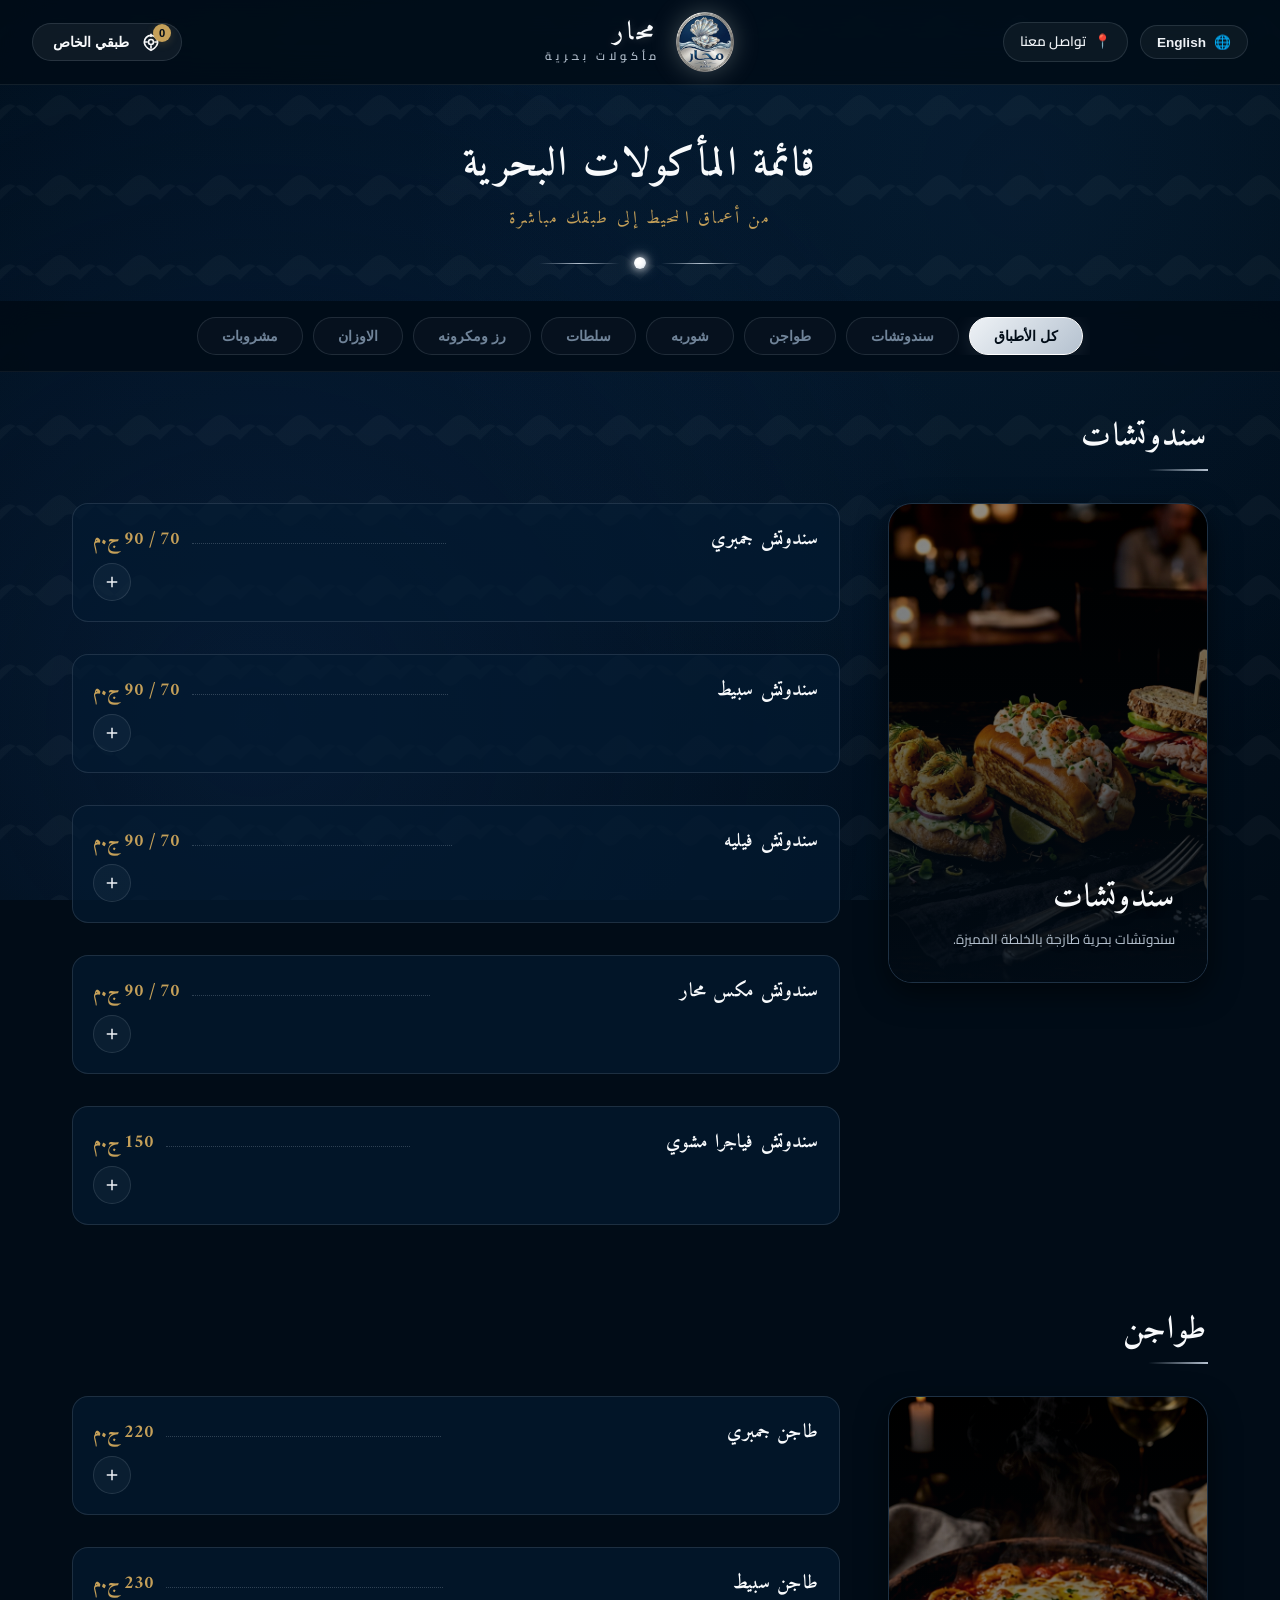
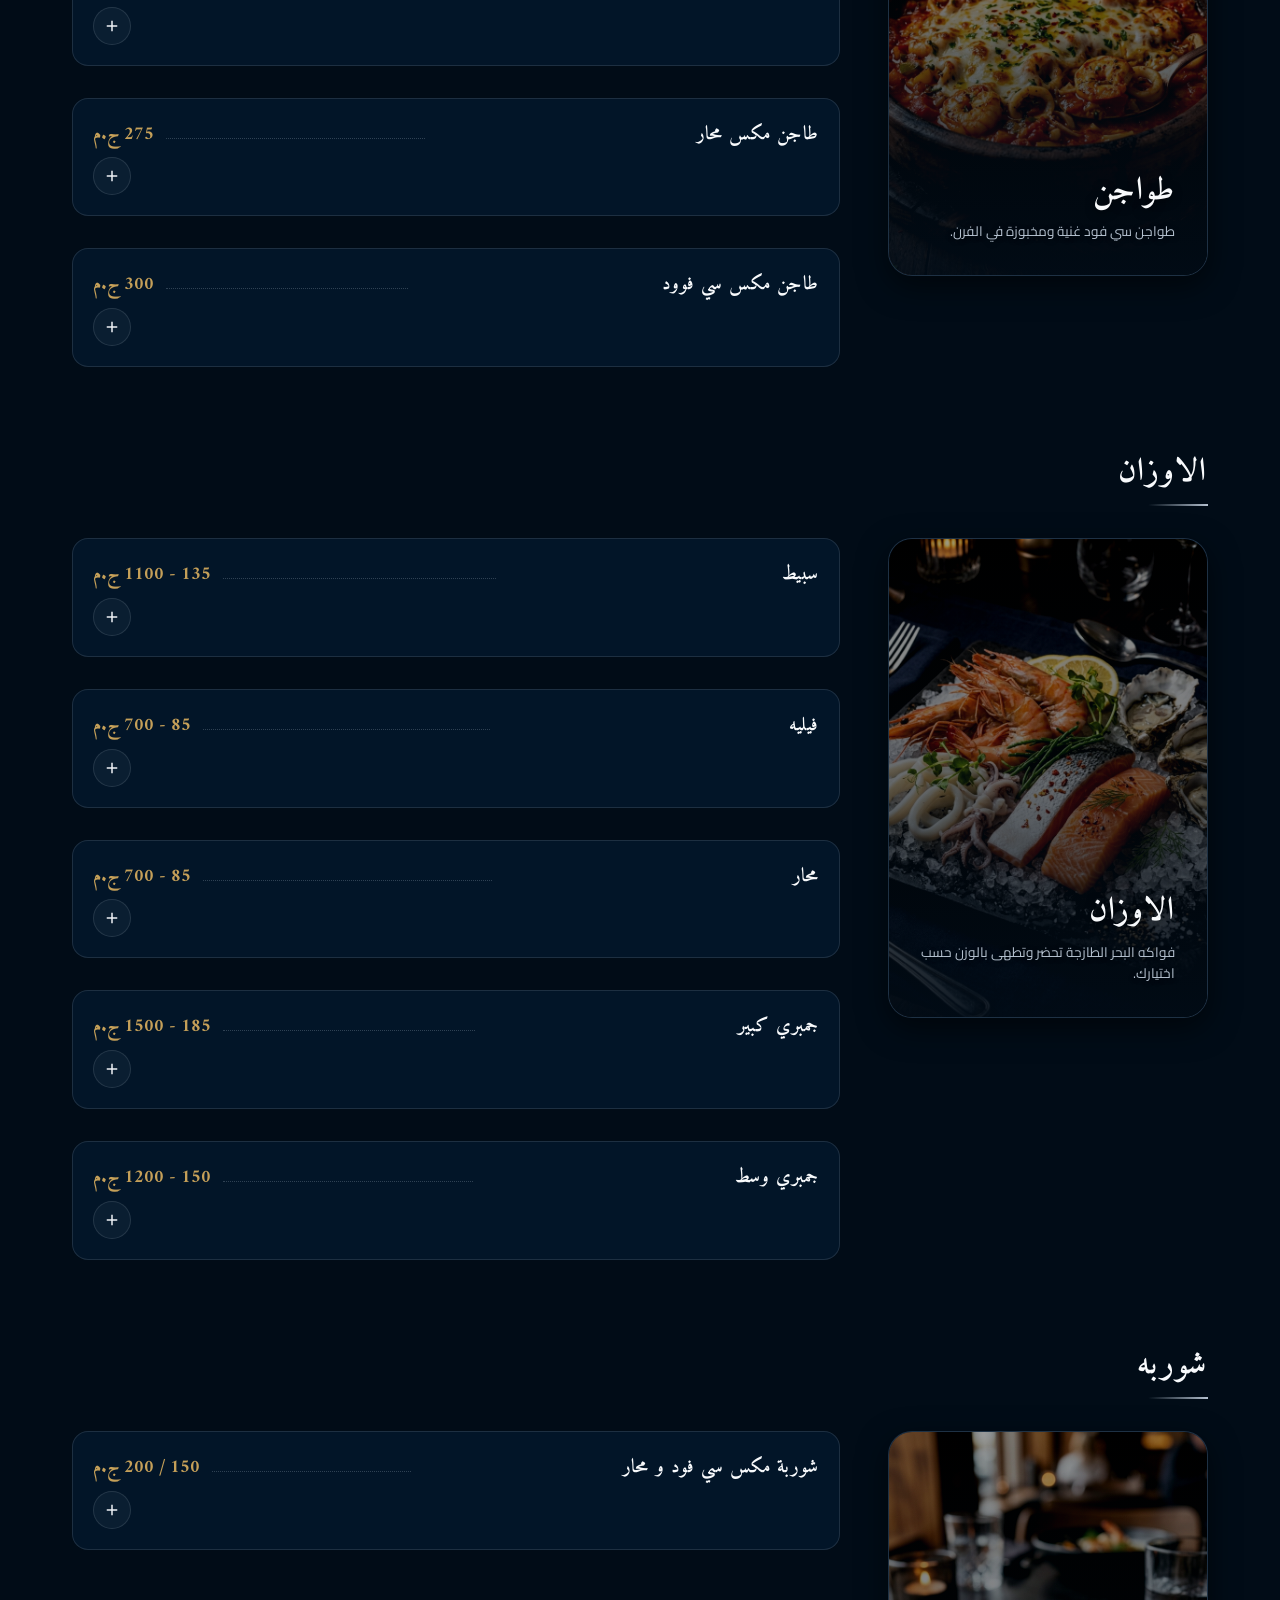
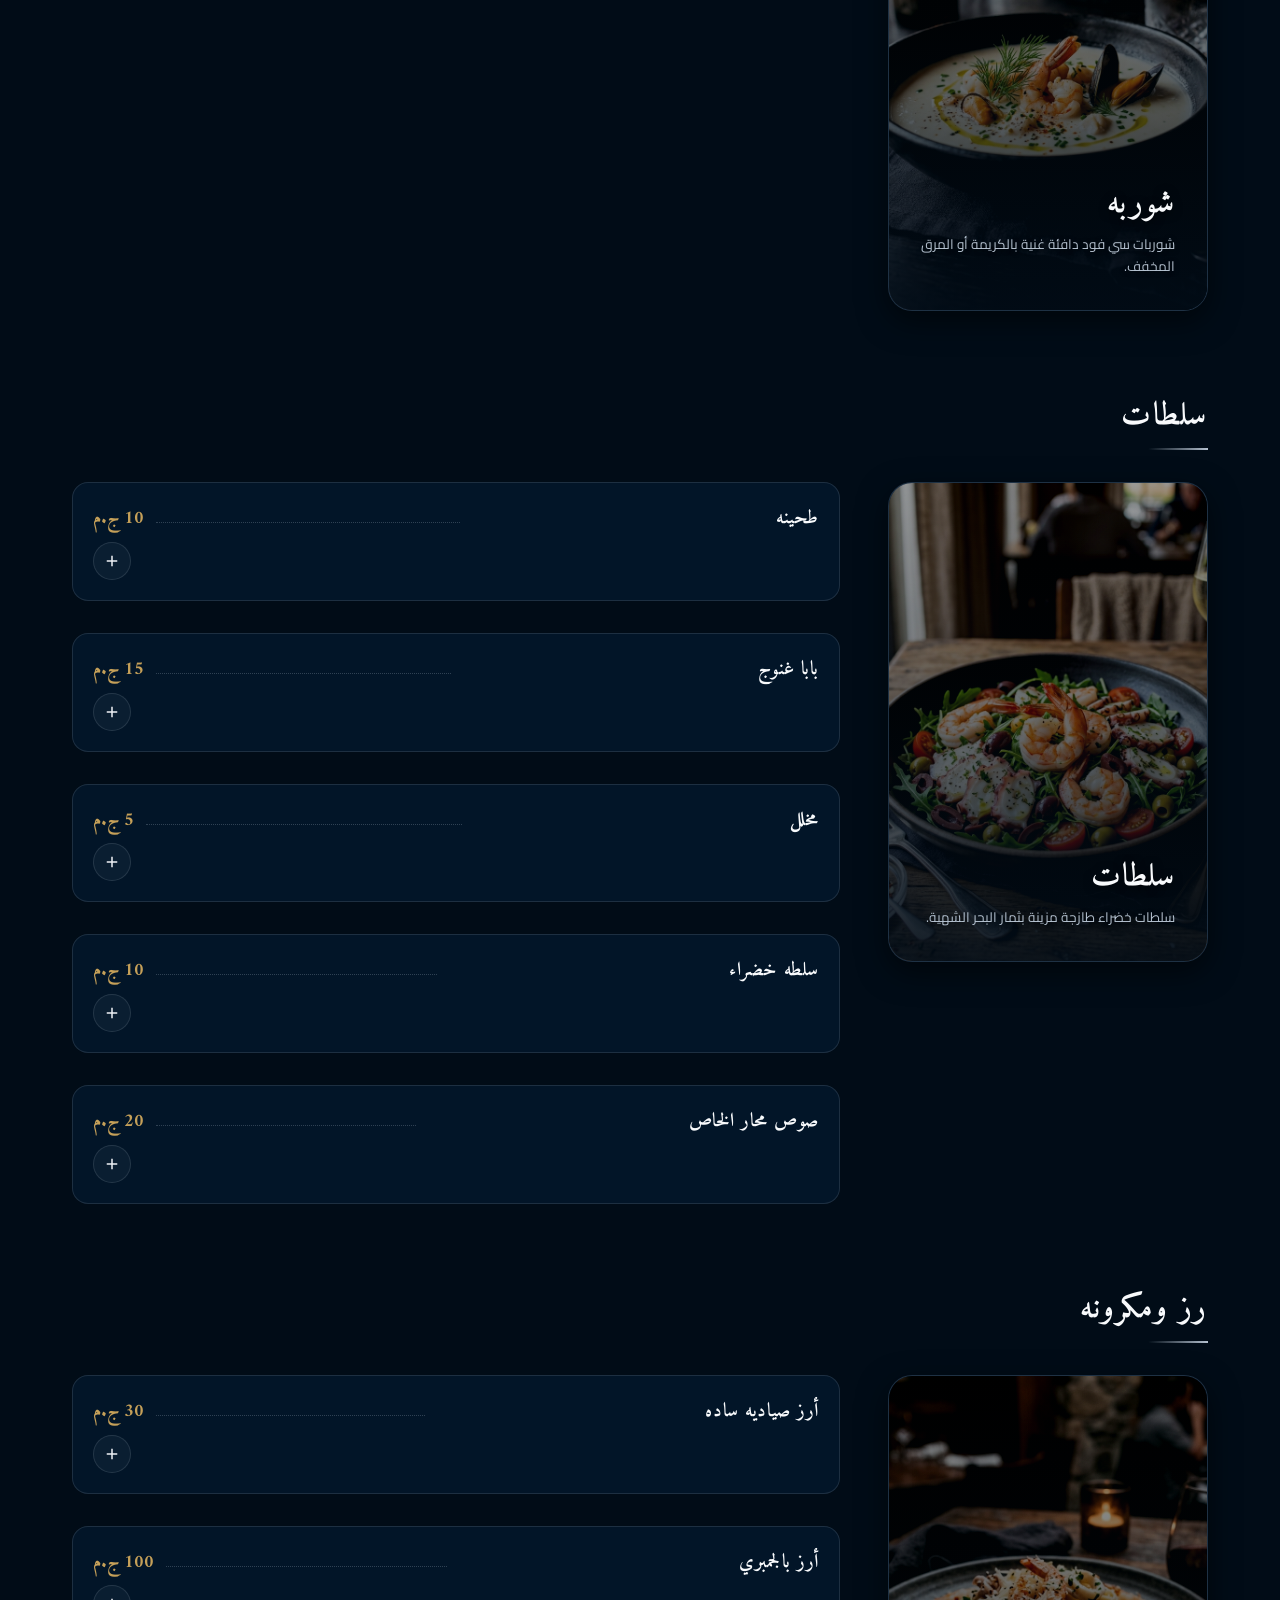
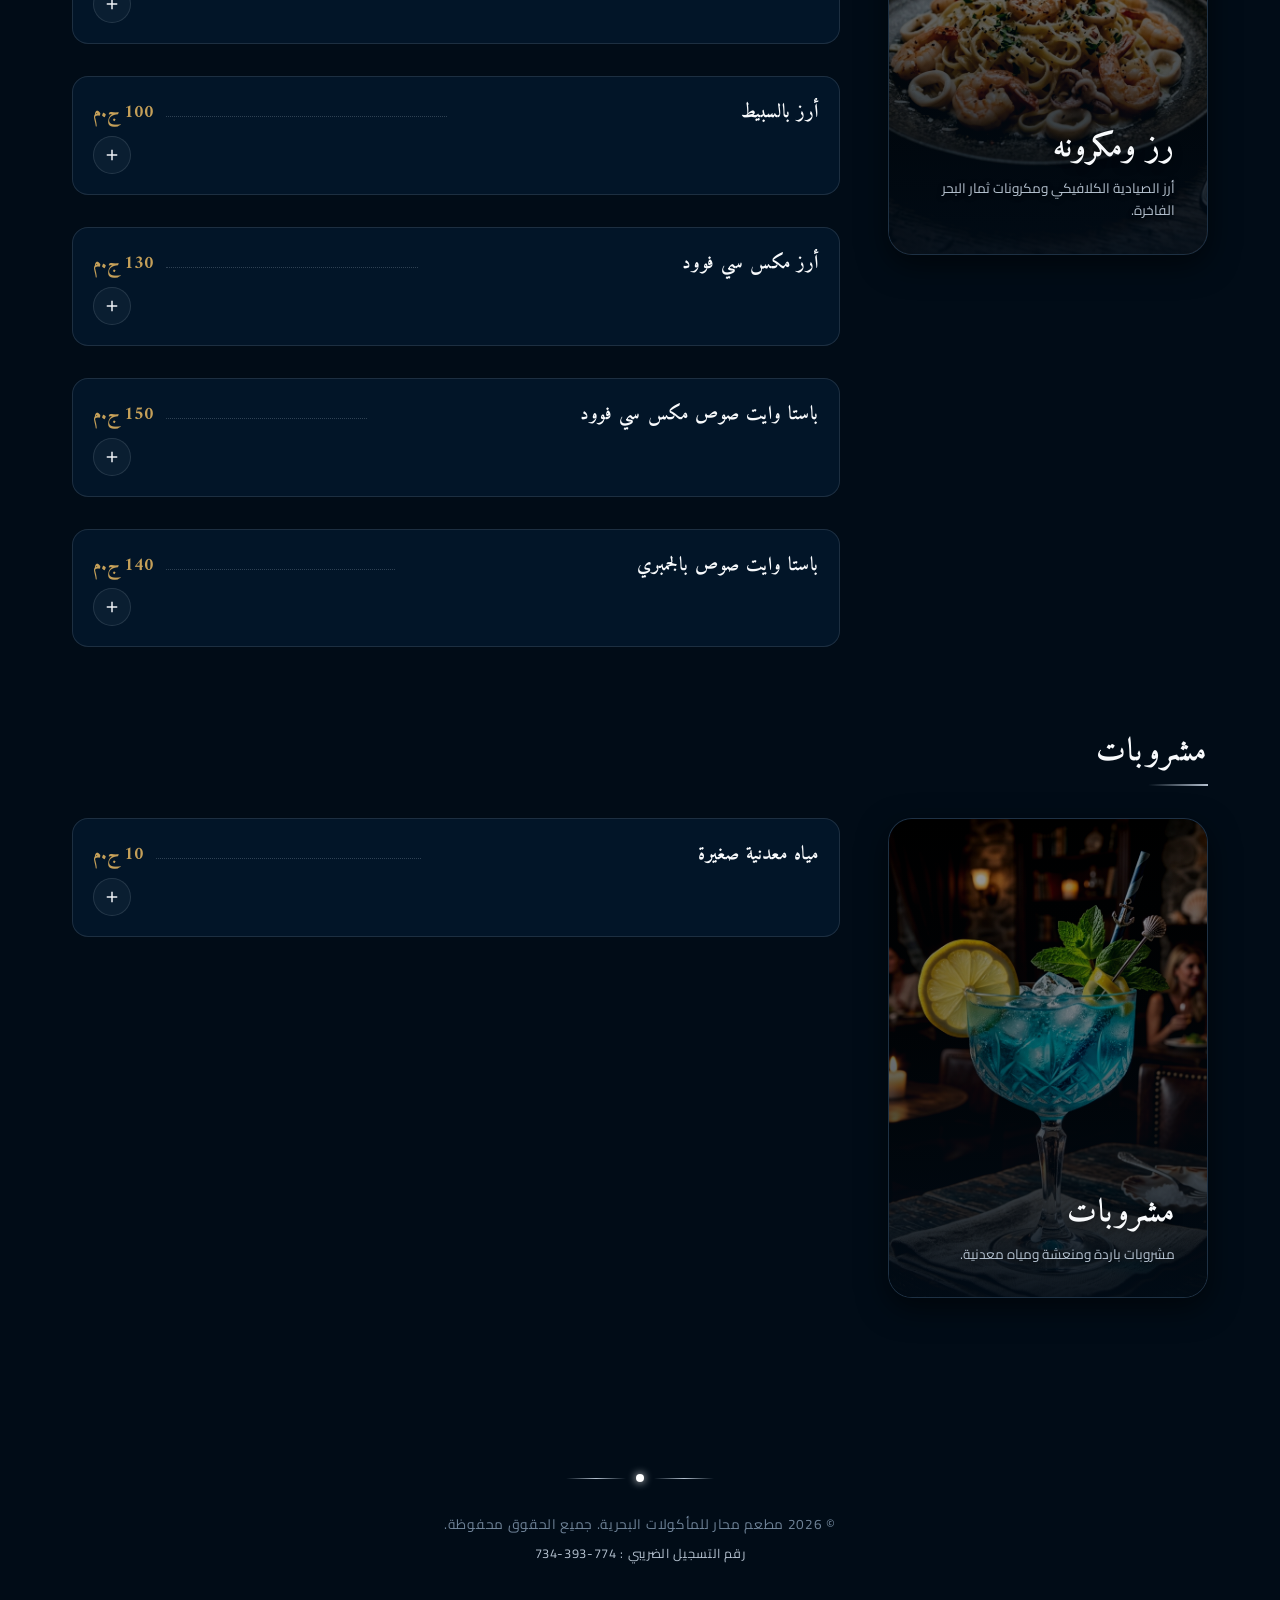
<file: index.html>
<!DOCTYPE html>
<html lang="ar" dir="rtl">

<head>
    <meta charset="UTF-8">
    <meta name="viewport" content="width=device-width, initial-scale=1.0">
    <meta name="description"
        content="Mahaar Seafood Restaurant - Digital Menu. Experience the finest and freshest ocean delicacies.">
    <title data-i18n="page-title">Mahaar | Premium Seafood Menu</title>

    <!-- Google Fonts -->
    <link rel="preconnect" href="https://fonts.googleapis.com">
    <link rel="preconnect" href="https://fonts.gstatic.com" crossorigin>
    <link
        href="https://fonts.googleapis.com/css2?family=Amiri:ital@0;1&family=Cairo:wght@300;400;600;700;800&family=Cinzel:wght@400;600;700;900&family=Montserrat:wght@300;400;500;600;700&display=swap"
        rel="stylesheet">

    <!-- Custom CSS -->
    <link rel="stylesheet" href="css/styles.css">
</head>

<body>
    <!-- Background Ocean Accents -->
    <div class="ocean-bg-effect"></div>
    <div class="ocean-wave-overlay"></div>

    <!-- Header Navigation -->
    <header class="main-header">
        <div class="header-container">
            <!-- Left: Language Switcher & Connect Link -->
            <div class="header-left" style="gap: 12px; display: flex; align-items: center;">
                <button class="lang-switch-btn" id="lang-switch-btn" aria-label="Switch Language">
                    <span class="lang-icon">🌐</span>
                    <span class="lang-label">English</span>
                </button>
                <a href="connect.html" class="nav-link-btn" id="nav-connect-btn" style="text-decoration: none;">
                    <span class="nav-icon">📍</span>
                    <span class="nav-label" data-i18n="nav-connect">Find Us & Socials</span>
                </a>
            </div>

            <!-- Center: Logo and Brand -->
            <div class="header-center">
                <div class="logo-area">
                    <img src="images/logo.png" alt="Mahaar Logo" class="restaurant-logo">
                    <div class="brand-text">
                        <span class="brand-name" data-i18n="brand-name">MAHAAR</span>
                        <span class="brand-sub" data-i18n="brand-sub">SEAFOOD</span>
                    </div>
                </div>
            </div>

            <!-- Right: Plate Tray -->
            <div class="header-right">
                <button class="tray-toggle-btn" id="tray-toggle-btn" aria-label="View selection">
                    <div class="tray-icon-wrapper">
                        <span class="badge" id="tray-count">0</span>
                        <!-- Clam Shell SVG Icon -->
                        <svg class="icon-svg" viewBox="0 0 24 24" fill="none" stroke="currentColor" stroke-width="2">
                            <path d="M12 22s-8-4-8-10a8 8 0 0 1 16 0c0 6-8 10-8 10z" />
                            <circle cx="12" cy="12" r="3" />
                            <path d="M12 2v4M4 12h4M16 12h4M12 16v4" />
                        </svg>
                    </div>
                    <span class="btn-text" data-i18n="my-selection">My Plate</span>
                </button>
            </div>
        </div>
    </header>

    <!-- Sub-Header Info -->
    <div class="menu-intro-container">
        <div class="menu-intro-content">
            <h1 class="menu-main-title" data-i18n="menu-title">Digital Seafood Menu</h1>
            <p class="menu-tagline" data-i18n="hero-subtitle">From the Deep Ocean to Your Plate</p>
            <div class="divider-pearl">
                <span class="line"></span>
                <span class="pearl-dot"></span>
                <span class="line"></span>
            </div>
        </div>
    </div>

    <!-- Category Tabs (Sticky) -->
    <nav class="category-nav" id="category-nav">
        <div class="category-nav-wrapper">
            <button class="category-tab active" data-category="all">
                <span class="tab-text" data-i18n="cat-all">All</span>
            </button>
            <button class="category-tab" data-category="sandwiches">
                <span class="tab-text" data-i18n="cat-sandwiches">Sandwiches</span>
            </button>
            <button class="category-tab" data-category="tajines">
                <span class="tab-text" data-i18n="cat-tajines">Tajines</span>
            </button>

            <!--
            <button class="category-tab" data-category="meals">
                <span class="tab-text" data-i18n="cat-meals">Meals</span>
            </button>
            -->
            <button class="category-tab" data-category="soups">
                <span class="tab-text" data-i18n="cat-soups">Soups</span>
            </button>
            <button class="category-tab" data-category="salads">
                <span class="tab-text" data-i18n="cat-salads">Salads</span>
            </button>
            <button class="category-tab" data-category="rice-pasta">
                <span class="tab-text" data-i18n="cat-rice-pasta">Rice & Pasta</span>
            </button>
            <button class="category-tab" data-category="weights">
                <span class="tab-text" data-i18n="cat-weights">By Weight</span>
            </button>
            <button class="category-tab" data-category="drinks">
                <span class="tab-text" data-i18n="cat-drinks">Drinks</span>
            </button>
        </div>
    </nav>

    <!-- Main Menu Content -->
    <main class="menu-container">
        <div class="categories-wrapper" id="categories-wrapper">
            <!-- Dynamic content will be injected by JavaScript -->
        </div>
    </main>

    <!-- Footer info -->
    <footer class="menu-footer">
        <div class="footer-divider">
            <span class="pearl-dot"></span>
        </div>
        <p class="footer-text">&copy; <span id="current-year">2026</span> <span data-i18n="footer-copyright">Mahaar
                Seafood Restaurant. All Rights Reserved.</span></p>
        <p class="footer-tax-reg" data-i18n="tax-reg">رقم التسجيل الضريبي : 774-393-734</p>
    </footer>

    <!-- Details Modal -->
    <div class="modal-overlay" id="item-modal">
        <div class="modal-content">
            <button class="modal-close-btn" id="modal-close-btn" aria-label="Close modal">&times;</button>
            <div class="modal-body-grid">
                <div class="modal-image-pane">
                    <!-- Category cover will represent the item detail background or a nice placeholder -->
                    <div class="modal-image-bg" id="modal-image-bg"></div>
                </div>
                <div class="modal-info-pane">
                    <div class="modal-header-info">
                        <h2 id="modal-item-title">Dish Title</h2>
                        <span class="modal-item-price" id="modal-item-price">0.00 EGP</span>
                    </div>
                    <div class="section-divider short"></div>

                    <p class="modal-item-desc" id="modal-item-desc">Dish Description goes here.</p>

                    <div class="modal-action-row">
                        <button class="btn-primary" id="modal-add-to-plate-btn">
                            <span data-i18n="add-to-plate">Add to Plate</span>
                        </button>
                    </div>
                </div>
            </div>
        </div>
    </div>

    <!-- Selection Drawer (My Plate Drawer) -->
    <div class="drawer-overlay" id="selection-drawer-overlay">
        <div class="drawer-content" id="selection-drawer">
            <div class="drawer-header">
                <h2 data-i18n="my-plate-title">My Selected Dishes</h2>
                <button class="drawer-close-btn" id="drawer-close-btn" aria-label="Close Plate">&times;</button>
            </div>

            <div class="drawer-body">
                <div class="drawer-empty-state" id="drawer-empty-state">
                    <!-- Clam shell visual -->
                    <div class="empty-shell-icon">🐚</div>
                    <p data-i18n="plate-empty-msg">Your plate is currently empty. Explore our menu and select your
                        favorite ocean delicacies!</p>
                </div>

                <div class="drawer-items-list" id="drawer-items-list">
                    <!-- Selected items will render here dynamically -->
                </div>
            </div>

            <div class="drawer-footer" id="drawer-footer">
                <div class="drawer-summary-row">
                    <span data-i18n="subtotal">Subtotal</span>
                    <span class="drawer-total-price" id="drawer-total-price">0.00 EGP</span>
                </div>
                <p class="drawer-tax-notice" data-i18n="tax-notice">Prices are inclusive of VAT</p>
                <p class="drawer-tax-reg" data-i18n="tax-reg">رقم التسجيل الضريبي : 774-393-734</p>
                <div class="drawer-actions">
                    <button class="btn-primary full-width" id="order-submit-btn">
                        <span class="btn-icon">💬</span>
                        <span data-i18n="order-via-whatsapp">Send Order via WhatsApp</span>
                    </button>
                    <button class="btn-secondary full-width" id="clear-plate-btn" data-i18n="clear-all">Clear
                        All</button>
                </div>
            </div>
        </div>
    </div>

    <!-- Custom JavaScript -->
    <script src="js/app.js"></script>
</body>

</html>
</file>
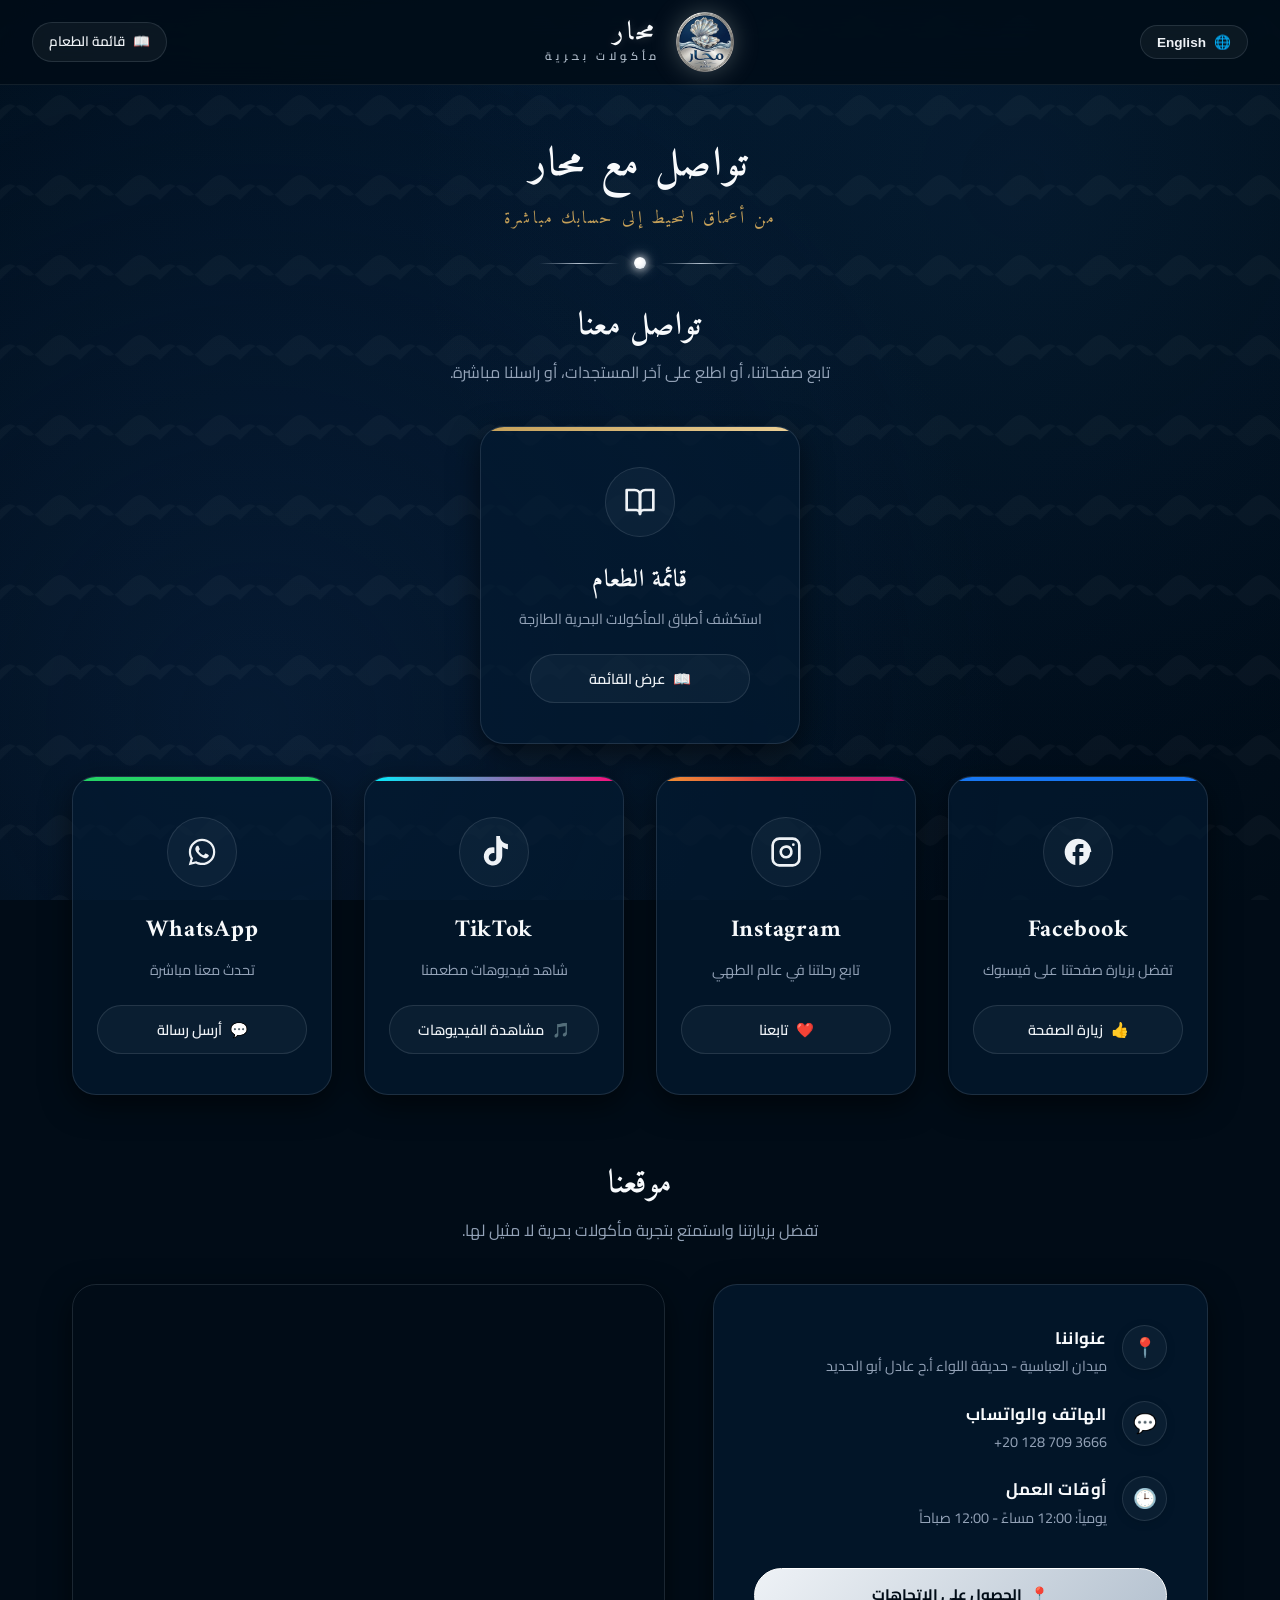
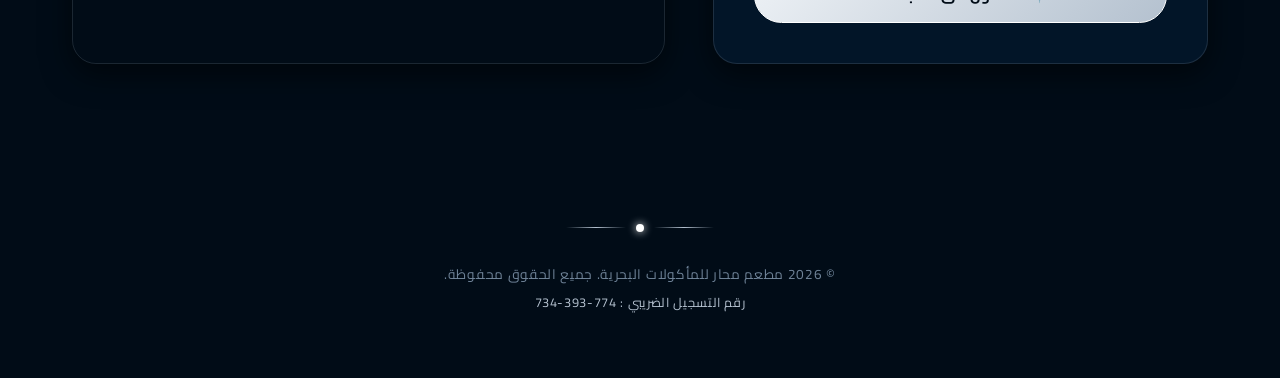
<file: connect.html>
<!DOCTYPE html>
<html lang="ar" dir="rtl">

<head>
    <meta charset="UTF-8">
    <meta name="viewport" content="width=device-width, initial-scale=1.0">
    <meta name="description"
        content="Mahaar Seafood Restaurant - Connect with us on social media, see menu favorites, and find our location.">
    <title data-i18n="connect-title">Mahaar | Connect & Find Us</title>

    <!-- Google Fonts -->
    <link rel="preconnect" href="https://fonts.googleapis.com">
    <link rel="preconnect" href="https://fonts.gstatic.com" crossorigin>
    <link
        href="https://fonts.googleapis.com/css2?family=Amiri:ital@0;1&family=Cairo:wght@300;400;600;700;800&family=Cinzel:wght@400;600;700;900&family=Montserrat:wght@300;400;500;600;700&display=swap"
        rel="stylesheet">

    <!-- Custom CSS -->
    <link rel="stylesheet" href="css/styles.css">
</head>

<body>
    <!-- Background Ocean Accents -->
    <div class="ocean-bg-effect"></div>
    <div class="ocean-wave-overlay"></div>

    <!-- Header Navigation -->
    <header class="main-header">
        <div class="header-container">
            <!-- Left: Language Switcher -->
            <div class="header-left">
                <button class="lang-switch-btn" id="lang-switch-btn" aria-label="Switch Language">
                    <span class="lang-icon">🌐</span>
                    <span class="lang-label">English</span>
                </button>
            </div>

            <!-- Center: Logo and Brand -->
            <div class="header-center">
                <div class="logo-area">
                    <img src="images/logo.png" alt="Mahaar Logo" class="restaurant-logo">
                    <div class="brand-text">
                        <span class="brand-name" data-i18n="brand-name">MAHAAR</span>
                        <span class="brand-sub" data-i18n="brand-sub">SEAFOOD</span>
                    </div>
                </div>
            </div>

            <!-- Right: Our Menu Button -->
            <div class="header-right">
                <a href="index.html" class="nav-link-btn" id="nav-menu-btn" style="text-decoration: none;">
                    <span class="nav-icon">📖</span>
                    <span class="nav-label" data-i18n="nav-menu">Our Menu</span>
                </a>
            </div>
        </div>
    </header>

    <!-- Header Intro -->
    <div class="menu-intro-container">
        <div class="menu-intro-content">
            <h1 class="menu-main-title" data-i18n="connect-title">Connect with Mahaar</h1>
            <p class="menu-tagline" data-i18n="connect-subtitle">From the Deep Ocean to Your Feed</p>
            <div class="divider-pearl">
                <span class="line"></span>
                <span class="pearl-dot"></span>
                <span class="line"></span>
            </div>
        </div>
    </div>

    <!-- Main Container -->
    <main class="menu-container">

        <!-- Social Media & Contact Section -->
        <section class="social-section">
            <div class="menu-likes-intro">
                <h2 data-i18n="social-heading">Connect With Us</h2>
                <p data-i18n="social-desc">Follow our pages, view updates, or message us directly.</p>
            </div>

            <div class="menu-card-row">
                <!-- Menu Card -->
                <a href="index.html" class="social-card menu" style="text-decoration: none;">
                    <div class="social-icon-wrapper">
                        <svg viewBox="0 0 24 24" width="32" height="32" fill="none" stroke="currentColor"
                            stroke-width="2" stroke-linecap="round" stroke-linejoin="round">
                            <path d="M2 3h6a4 4 0 0 1 4 4v14a3 3 0 0 0-3-3H2z"></path>
                            <path d="M22 3h-6a4 4 0 0 0-4 4v14a3 3 0 0 1 3-3h7z"></path>
                        </svg>
                    </div>
                    <div class="social-info">
                        <h3 data-i18n="nav-menu">Our Menu</h3>
                        <p class="social-stat-desc" data-i18n="visit-menu"
                            style="color: var(--color-text-muted); font-size: 0.9rem; margin-top: 0.25rem;">Explore our
                            fresh seafood dishes</p>
                    </div>
                    <span class="btn-like">
                        <span class="like-icon">📖</span>
                        <span class="btn-like-txt" data-i18n="view-menu">View Menu</span>
                    </span>
                </a>
            </div>

            <div class="social-grid">
                <!-- Facebook Card -->
                <a href="https://facebook.com/MahaarSeafood" target="_blank" class="social-card facebook"
                    style="text-decoration: none;">
                    <div class="social-icon-wrapper">
                        <svg viewBox="0 0 24 24" width="32" height="32" fill="currentColor">
                            <path
                                d="M22 12c0-5.52-4.48-10-10-10S2 6.48 2 12c0 4.84 3.44 8.87 8 9.8V15H8v-3h2V9.5C10 7.57 11.57 6 13.5 6H16v3h-2c-.55 0-1 .45-1 1v2h3v3h-3v6.95c4.56-.93 8-4.96 8-9.75z" />
                        </svg>
                    </div>
                    <div class="social-info">
                        <h3>Facebook</h3>
                        <p class="social-stat-desc" data-i18n="visit-facebook"
                            style="color: var(--color-text-muted); font-size: 0.9rem; margin-top: 0.25rem;">Visit our
                            Facebook page</p>
                    </div>
                    <span class="btn-like">
                        <span class="like-icon">👍</span>
                        <span class="btn-like-txt" data-i18n="visit-page">Visit Page</span>
                    </span>
                </a>

                <!-- Instagram Card -->
                <a href="https://www.instagram.com/mahaar_seafood" target="_blank" class="social-card instagram"
                    style="text-decoration: none;">
                    <div class="social-icon-wrapper">
                        <svg viewBox="0 0 24 24" width="32" height="32" fill="none" stroke="currentColor"
                            stroke-width="2" stroke-linecap="round" stroke-linejoin="round">
                            <rect x="2" y="2" width="20" height="20" rx="5" ry="5"></rect>
                            <path d="M16 11.37A4 4 0 1 1 12.63 8 4 4 0 0 1 16 11.37z"></path>
                            <line x1="17.5" y1="6.5" x2="17.51" y2="6.5"></line>
                        </svg>
                    </div>
                    <div class="social-info">
                        <h3>Instagram</h3>
                        <p class="social-stat-desc" data-i18n="visit-instagram"
                            style="color: var(--color-text-muted); font-size: 0.9rem; margin-top: 0.25rem;">Follow our
                            culinary journey</p>
                    </div>
                    <span class="btn-like">
                        <span class="like-icon">❤️</span>
                        <span class="btn-like-txt" data-i18n="follow-page">Follow Us</span>
                    </span>
                </a>

                <!-- TikTok Card -->
                <a href="https://www.tiktok.com/@mahaarseafoodrestaurant" target="_blank" class="social-card tiktok"
                    style="text-decoration: none;">
                    <div class="social-icon-wrapper">
                        <svg viewBox="0 0 24 24" width="32" height="32" fill="currentColor">
                            <path
                                d="M12.53.02C13.84 0 15.14.01 16.44 0c.08 1.53.63 3.09 1.75 4.17 1.12 1.11 2.7 1.62 4.24 1.79v4.03c-1.44-.17-2.86-.74-3.94-1.72-.11-.1-.22-.21-.3-.32V14.5c.02 1.96-.58 3.96-1.92 5.41-1.63 1.83-4.22 2.65-6.6 2.05-2.22-.53-4.13-2.12-4.89-4.27-.92-2.52-.3-5.56 1.63-7.4 1.54-1.52 3.8-2.14 5.92-1.61V12.9c-1.01-.26-2.14-.07-2.98.54-.91.64-1.39 1.77-1.28 2.88.07.96.65 1.87 1.48 2.33.91.54 2.08.5 2.94-.09.77-.51 1.22-1.4 1.2-2.32V.02h-.94z" />
                        </svg>
                    </div>
                    <div class="social-info">
                        <h3>TikTok</h3>
                        <p class="social-stat-desc" data-i18n="visit-tiktok"
                            style="color: var(--color-text-muted); font-size: 0.9rem; margin-top: 0.25rem;">Watch our
                            restaurant videos</p>
                    </div>
                    <span class="btn-like">
                        <span class="like-icon">🎵</span>
                        <span class="btn-like-txt" data-i18n="watch-page">Watch Videos</span>
                    </span>
                </a>

                <!-- WhatsApp Card -->
                <a href="https://wa.me/+201287093666" target="_blank" class="social-card whatsapp"
                    style="text-decoration: none;">
                    <div class="social-icon-wrapper">
                        <svg viewBox="0 0 24 24" width="32" height="32" fill="currentColor"
                            xmlns="http://www.w3.org/2000/svg">
                            <path
                                d="M12.04 2C6.58 2 2.13 6.45 2.13 11.91C2.13 13.66 2.59 15.36 3.45 16.86L2.05 22L7.3 20.62C8.75 21.41 10.38 21.83 12.04 21.83C17.5 21.83 21.95 17.38 21.95 11.92C21.95 9.27 20.92 6.78 19.05 4.91C17.18 3.03 14.69 2 12.04 2ZM12.05 3.67C14.25 3.67 16.31 4.53 17.87 6.09C19.42 7.65 20.28 9.72 20.28 11.92C20.28 16.46 16.58 20.15 12.04 20.15C10.56 20.15 9.11 19.76 7.85 19.02L7.55 18.85L4.43 19.65L5.25 16.61L5.06 16.29C4.24 14.98 3.8 13.46 3.8 11.91C3.81 7.37 7.5 3.67 12.05 3.67ZM8.53 7.33C8.37 7.33 8.1 7.39 7.87 7.64C7.65 7.89 7 8.5 7 9.71C7 10.93 7.89 12.1 8 12.27C8.14 12.44 9.76 14.94 12.25 16C12.84 16.27 13.3 16.42 13.66 16.53C14.25 16.72 14.79 16.69 15.22 16.63C15.7 16.56 16.68 16.03 16.89 15.45C17.1 14.87 17.1 14.37 17.04 14.27C16.97 14.17 16.81 14.1 16.56 13.98C16.31 13.86 15.09 13.26 14.87 13.18C14.64 13.1 14.48 13.06 14.31 13.31C14.15 13.55 13.67 14.1 13.53 14.27C13.38 14.44 13.24 14.46 13 14.34C12.75 14.22 11.94 13.95 10.98 13.1C10.23 12.44 9.73 11.62 9.58 11.37C9.43 11.12 9.56 10.99 9.69 10.87C9.8 10.76 9.94 10.58 10.06 10.44C10.18 10.3 10.22 10.19 10.3 10.03C10.38 9.86 10.34 9.72 10.28 9.61C10.22 9.5 9.73 8.28 9.53 7.79C9.32 7.31 9.12 7.37 8.96 7.36C8.81 7.35 8.65 7.33 8.53 7.33Z" />
                        </svg>
                    </div>
                    <div class="social-info">
                        <h3>WhatsApp</h3>
                        <p class="social-stat-desc" data-i18n="visit-whatsapp"
                            style="color: var(--color-text-muted); font-size: 0.9rem; margin-top: 0.25rem;">Chat with us
                            directly</p>
                    </div>
                    <span class="btn-like">
                        <span class="like-icon">💬</span>
                        <span class="btn-like-txt" data-i18n="chat-page">Send Message</span>
                    </span>
                </a>
            </div>
        </section>

        <!-- Location & Map Section -->
        <section class="location-section">
            <div class="menu-likes-intro">
                <h2 data-i18n="location-heading">Our Location</h2>
                <p data-i18n="location-desc">Find us and experience seafood like never before.</p>
            </div>

            <div class="location-container">
                <!-- Left: Info Card -->
                <div class="contact-details-card">
                    <div class="contact-info-list">
                        <!-- Address -->
                        <div class="contact-info-item">
                            <div class="contact-info-icon">📍</div>
                            <div class="contact-info-text">
                                <h4 data-i18n="address-title">Our Address</h4>
                                <p data-i18n="address-text">ميدان العباسية - حديقة اللواء أ.ح عادل أبو الحديد</p>
                            </div>
                        </div>

                        <!-- Phone / WhatsApp -->
                        <div class="contact-info-item">
                            <div class="contact-info-icon">💬</div>
                            <div class="contact-info-text">
                                <h4 data-i18n="phone-title">Phone & WhatsApp</h4>
                                <p><span dir="ltr">+20 128 709 3666</span></p>
                            </div>
                        </div>

                        <!-- Opening Hours -->
                        <div class="contact-info-item">
                            <div class="contact-info-icon">🕒</div>
                            <div class="contact-info-text">
                                <h4 data-i18n="hours-title">Opening Hours</h4>
                                <p data-i18n="hours-text">Everyday: 12:00 PM - 12:00 AM</p>
                            </div>
                        </div>
                    </div>

                    <a href="https://www.google.com/maps?q=30.07386016845703,31.284900665283203&z=17"
                        target="_blank" class="btn-primary" style="text-decoration: none; width: 100%;">
                        <span>📍</span>
                        <span data-i18n="get-directions">Get Directions</span>
                    </a>
                </div>

                <!-- Right: Custom Map Frame -->
                <div class="map-wrapper">
                    <!-- Custom dark-filtered Google Maps Iframe -->
                    <iframe
                        src="https://maps.google.com/maps?q=30.07386016845703,31.284900665283203&t=&z=17&ie=UTF8&iwloc=&output=embed"
                        allowfullscreen="" loading="lazy" referrerpolicy="no-referrer-when-downgrade"
                        title="Mahaar Seafood Location Map">
                    </iframe>
                </div>
            </div>
        </section>
    </main>

    <!-- Footer info -->
    <footer class="menu-footer">
        <div class="footer-divider">
            <span class="pearl-dot"></span>
        </div>
        <p class="footer-text">&copy; <span id="current-year">2026</span> <span data-i18n="footer-copyright">Mahaar
                Seafood Restaurant. All Rights Reserved.</span></p>
        <p class="footer-tax-reg" data-i18n="tax-reg">رقم التسجيل الضريبي : 774-393-734</p>
    </footer>

    <!-- Custom JavaScript -->
    <script src="js/connect.js"></script>
</body>

</html>
</file>
<file: css/styles.css>
/* ==========================================================================
   Mahaar Premium Seafood Menu - Custom Style Sheet
   Theme colors extracted from logo.png (Deep Navy Blue, Metallic Silver, Pearl White)
   ========================================================================== */

:root {
    /* Fonts */
    --font-serif: 'Cinzel', serif;
    --font-sans: 'Montserrat', sans-serif;

    /* Theme Colors (Extracted from Logo) */
    --color-bg-darkest: #010c17; /* Dark ocean depth */
    --color-bg-deep: #03172c;    /* Deep navy blue */
    --color-bg-card: rgba(4, 26, 49, 0.7); /* Translucent ocean card */
    --color-primary: #02203c;    /* Logo navy blue */
    --color-secondary: #0d2c54;
    
    /* Silver & Pearl (Logo elements) */
    --color-silver-light: #eef2f6; /* Platinum white */
    --color-silver-mid: #b4c1cf;   /* Brushed metallic silver */
    --color-silver-dark: #708499;  /* Shadow silver */
    --color-pearl-white: #f8fafc;
    --color-pearl-glow: rgba(241, 245, 249, 0.35);
    
    /* Highlights & Actions */
    --color-gold: #c5a059;         /* Premium muted gold accent */
    --color-gold-glow: rgba(197, 160, 89, 0.2);
    --color-wave-blue: #3a8cd1;    /* Light blue wave accent from logo */
    --color-text-main: #f8fafc;
    --color-text-muted: #94a3b8;
    --color-whatsapp: #25d366;
    
    /* Structural variables */
    --header-height: 85px;
    --border-radius-sm: 8px;
    --border-radius-md: 16px;
    --border-radius-lg: 24px;
    --transition-smooth: all 0.4s cubic-bezier(0.16, 1, 0.3, 1);
    
    /* Shadows & Border-glass */
    --shadow-silver: 0 4px 20px rgba(180, 193, 207, 0.15);
    --shadow-pearl: 0 0 25px rgba(248, 250, 252, 0.2);
    --shadow-ocean: 0 10px 30px rgba(0, 0, 0, 0.55);
    --border-silver-glass: 1px solid rgba(180, 193, 207, 0.15);
    --border-silver-hover: 1px solid rgba(180, 193, 207, 0.4);
}

/* RTL Override for Arabic */
html[dir="rtl"] {
    --font-serif: 'Amiri', serif;
    --font-sans: 'Cairo', sans-serif;
}

/* ==========================================================================
   Reset & Base Styles
   ========================================================================== */
*, *::before, *::after {
    box-sizing: border-box;
    margin: 0;
    padding: 0;
}

html {
    scroll-behavior: smooth;
    font-size: 16px;
}

body {
    background-color: var(--color-bg-darkest);
    color: var(--color-text-main);
    font-family: var(--font-sans);
    line-height: 1.6;
    overflow-x: hidden;
    background-image: radial-gradient(circle at top, var(--color-bg-deep) 0%, var(--color-bg-darkest) 100%);
    background-attachment: fixed;
}

h1, h2, h3, h4, h5, h6 {
    font-family: var(--font-serif);
    font-weight: 600;
    letter-spacing: 0.03em;
}

/* Scrollbars */
::-webkit-scrollbar {
    width: 6px;
}
::-webkit-scrollbar-track {
    background: var(--color-bg-darkest);
}
::-webkit-scrollbar-thumb {
    background: var(--color-silver-dark);
    border-radius: 3px;
}
::-webkit-scrollbar-thumb:hover {
    background: var(--color-silver-mid);
}

/* Background Animations */
.ocean-bg-effect {
    position: fixed;
    top: 0;
    left: 0;
    right: 0;
    bottom: 0;
    pointer-events: none;
    z-index: -2;
    background: 
        radial-gradient(circle at 80% 20%, rgba(58, 140, 209, 0.06) 0%, transparent 50%),
        radial-gradient(circle at 20% 80%, rgba(13, 44, 84, 0.4) 0%, transparent 60%);
}

.ocean-wave-overlay {
    position: fixed;
    top: 0;
    left: 0;
    right: 0;
    bottom: 0;
    pointer-events: none;
    z-index: -1;
    opacity: 0.03;
    background-image: url("data:image/svg+xml,%3Csvg xmlns='http://www.w3.org/2000/svg' width='80' height='80' viewBox='0 0 80 80'%3E%3Cpath d='M0 0h80v80H0z' fill='none'/%3E%3Cpath d='M0 30c20-20 20 20 40 0s20-20 40 0v10c-20-20-20 20-40 0s-20-20-40 0z' fill='%23ffffff'/%3E%3C/svg%3E");
    animation: waveMove 40s linear infinite;
}

@keyframes waveMove {
    0% { background-position: 0 0; }
    100% { background-position: 800px 800px; }
}

/* ==========================================================================
   Header Section
   ========================================================================== */
.main-header {
    position: fixed;
    top: 0;
    left: 0;
    right: 0;
    height: var(--header-height);
    background: rgba(1, 12, 23, 0.85);
    backdrop-filter: blur(20px);
    -webkit-backdrop-filter: blur(20px);
    z-index: 1000;
    border-bottom: 1px solid rgba(180, 193, 207, 0.1);
}

.header-container {
    max-width: 1400px;
    height: 100%;
    margin: 0 auto;
    padding: 0 2rem;
    display: grid;
    grid-template-columns: 1fr auto 1fr;
    align-items: center;
}

/* Left Align switcher */
.header-left {
    display: flex;
    justify-content: flex-start;
}

.lang-switch-btn {
    background: rgba(180, 193, 207, 0.06);
    border: var(--border-silver-glass);
    color: var(--color-silver-light);
    padding: 8px 16px;
    border-radius: 30px;
    font-size: 0.85rem;
    font-weight: 600;
    display: flex;
    align-items: center;
    gap: 8px;
    cursor: pointer;
    transition: var(--transition-smooth);
}

.lang-switch-btn:hover {
    background: var(--color-silver-light);
    color: var(--color-bg-darkest);
    border-color: var(--color-silver-light);
    transform: translateY(-1px);
    box-shadow: var(--shadow-silver);
}

/* Center Align Brand */
.header-center {
    display: flex;
    justify-content: center;
}

.logo-area {
    display: flex;
    align-items: center;
    gap: 15px;
}

.restaurant-logo {
    height: 60px;
    width: 60px;
    object-fit: contain;
    filter: drop-shadow(0 0 12px rgba(241, 245, 249, 0.25));
}

.brand-text {
    display: flex;
    flex-direction: column;
}

.brand-name {
    font-family: var(--font-serif);
    font-size: 1.6rem;
    font-weight: 700;
    color: var(--color-pearl-white);
    letter-spacing: 0.15em;
    line-height: 1.1;
    text-shadow: 0 0 10px rgba(248, 250, 252, 0.2);
}

.brand-sub {
    font-size: 0.7rem;
    letter-spacing: 0.35em;
    color: var(--color-silver-mid);
    font-weight: 600;
}

/* Right Align Tray */
.header-right {
    display: flex;
    justify-content: flex-end;
}

.tray-toggle-btn {
    display: flex;
    align-items: center;
    gap: 12px;
    background: rgba(180, 193, 207, 0.08);
    border: var(--border-silver-glass);
    padding: 8px 20px;
    border-radius: 40px;
    color: var(--color-pearl-white);
    font-size: 0.9rem;
    font-weight: 600;
    cursor: pointer;
    transition: var(--transition-smooth);
}

.tray-icon-wrapper {
    position: relative;
    display: flex;
    align-items: center;
}

.tray-toggle-btn .badge {
    position: absolute;
    top: -8px;
    right: -10px;
    background: var(--color-gold);
    color: var(--color-bg-darkest);
    width: 18px;
    height: 18px;
    border-radius: 50%;
    display: flex;
    align-items: center;
    justify-content: center;
    font-size: 0.7rem;
    font-weight: 700;
    box-shadow: 0 2px 8px var(--color-gold-glow);
}

.tray-toggle-btn .icon-svg {
    width: 20px;
    height: 20px;
}

.tray-toggle-btn:hover {
    border-color: var(--color-silver-light);
    background: rgba(248, 250, 252, 0.12);
    box-shadow: var(--shadow-pearl);
    transform: translateY(-2px);
}

/* ==========================================================================
   Menu Intro / Title
   ========================================================================== */
.menu-intro-container {
    padding-top: calc(var(--header-height) + 3rem);
    padding-bottom: 1rem;
    text-align: center;
}

.menu-intro-content {
    max-width: 600px;
    margin: 0 auto;
    padding: 0 2rem;
}

.menu-main-title {
    font-size: 2.5rem;
    font-weight: 700;
    color: var(--color-pearl-white);
    letter-spacing: 0.05em;
    margin-bottom: 0.5rem;
    text-transform: uppercase;
}

.menu-tagline {
    font-size: 1.1rem;
    color: var(--color-gold);
    font-family: var(--font-serif);
    letter-spacing: 0.12em;
    text-transform: uppercase;
    margin-bottom: 1.5rem;
}

.divider-pearl {
    display: flex;
    align-items: center;
    justify-content: center;
    gap: 15px;
    margin: 0 auto 1rem;
}

.divider-pearl .line {
    width: 80px;
    height: 1px;
    background: linear-gradient(90deg, transparent, var(--color-silver-mid), transparent);
}

.divider-pearl .pearl-dot {
    width: 12px;
    height: 12px;
    background: radial-gradient(circle at 35% 35%, #fff 20%, var(--color-silver-light) 60%, var(--color-silver-mid) 100%);
    border-radius: 50%;
    box-shadow: 0 0 10px #fff, 0 0 18px var(--color-pearl-glow);
    animation: pearlPulse 3s infinite alternate;
}

@keyframes pearlPulse {
    0% { transform: scale(0.9); opacity: 0.85; }
    100% { transform: scale(1.1); opacity: 1; box-shadow: 0 0 15px #fff, 0 0 25px var(--color-wave-blue); }
}

/* ==========================================================================
   Category Tabs Navigation (Sticky)
   ========================================================================== */
.category-nav {
    position: sticky;
    top: var(--header-height);
    background: rgba(1, 12, 23, 0.9);
    backdrop-filter: blur(15px);
    -webkit-backdrop-filter: blur(15px);
    z-index: 90;
    border-bottom: 1px solid rgba(180, 193, 207, 0.08);
    padding: 1rem 0;
    margin-bottom: 2.5rem;
}

.category-nav-wrapper {
    max-width: 900px;
    margin: 0 auto;
    padding: 0 2rem;
    display: flex;
    justify-content: center;
    gap: 10px;
    overflow-x: auto;
    scrollbar-width: none;
}

.category-nav-wrapper::-webkit-scrollbar {
    display: none;
}

.category-tab {
    white-space: nowrap;
    padding: 10px 24px;
    border-radius: 40px;
    font-size: 0.9rem;
    font-weight: 600;
    color: var(--color-silver-dark);
    background: rgba(180, 193, 207, 0.03);
    border: var(--border-silver-glass);
    cursor: pointer;
    transition: var(--transition-smooth);
}

.category-tab:hover {
    color: var(--color-pearl-white);
    background: rgba(248, 250, 252, 0.06);
    border-color: var(--color-silver-mid);
}

.category-tab.active {
    background: linear-gradient(135deg, var(--color-silver-light) 0%, var(--color-silver-mid) 100%);
    color: var(--color-bg-darkest);
    border-color: #fff;
    box-shadow: var(--shadow-silver);
    font-weight: 700;
}

/* ==========================================================================
   Main Menu Container & Sections
   ========================================================================== */
.menu-container {
    max-width: 1200px;
    margin: 0 auto;
    padding: 0 2rem 4rem;
}

.category-section {
    margin-bottom: 5rem;
    scroll-margin-top: calc(var(--header-height) + 5rem);
}

.category-title-wrap {
    margin-bottom: 2rem;
}

.category-title {
    font-size: 2rem;
    color: var(--color-pearl-white);
    letter-spacing: 0.05em;
    position: relative;
    display: inline-block;
    padding-bottom: 8px;
}

.category-title::after {
    content: '';
    position: absolute;
    bottom: 0;
    left: 0;
    width: 60px;
    height: 2px;
    background: linear-gradient(90deg, var(--color-silver-mid), transparent);
}

html[dir="rtl"] .category-title::after {
    left: auto;
    right: 0;
    background: linear-gradient(-90deg, var(--color-silver-mid), transparent);
}

/* Category Grid Layout: Side-Image Banner + Items List */
.category-grid {
    display: grid;
    grid-template-columns: 320px 1fr;
    gap: 3rem;
    align-items: start;
}

/* Category Cover Banner Card */
.category-cover-card {
    height: 480px;
    border-radius: var(--border-radius-lg);
    overflow: hidden;
    position: relative;
    border: var(--border-silver-glass);
    box-shadow: var(--shadow-ocean);
    background-color: var(--color-bg-deep);
}

.category-cover-img {
    width: 100%;
    height: 100%;
    object-fit: cover;
    filter: brightness(0.6) contrast(1.1);
    transition: var(--transition-smooth);
}

.category-cover-overlay {
    position: absolute;
    top: 0;
    left: 0;
    right: 0;
    bottom: 0;
    background: linear-gradient(to top, rgba(1, 12, 23, 0.9) 0%, rgba(1, 12, 23, 0.2) 60%, transparent 100%);
    display: flex;
    flex-direction: column;
    justify-content: flex-end;
    padding: 2rem;
}

.category-cover-name {
    font-family: var(--font-serif);
    font-size: 2rem;
    color: var(--color-pearl-white);
    margin-bottom: 0.25rem;
    text-shadow: 0 2px 10px rgba(0,0,0,0.6);
}

.category-cover-desc {
    font-size: 0.85rem;
    color: var(--color-silver-mid);
    text-shadow: 0 1px 5px rgba(0,0,0,0.5);
}

.category-cover-card:hover .category-cover-img {
    transform: scale(1.05);
}

/* Items List Styling - Classic Menu Layout */
.items-list {
    display: flex;
    flex-direction: column;
    gap: 2rem;
}

.menu-item-row {
    display: flex;
    flex-direction: column;
    padding: 1.25rem;
    border-radius: var(--border-radius-md);
    background: var(--color-bg-card);
    border: var(--border-silver-glass);
    cursor: pointer;
    position: relative;
    transition: var(--transition-smooth);
}

.menu-item-row:hover {
    background: rgba(4, 26, 49, 0.95);
    border-color: rgba(180, 193, 207, 0.35);
    transform: translateY(-2px);
    box-shadow: 0 5px 20px rgba(0,0,0,0.3);
}

/* Header row with Name, dots and price */
.item-header {
    display: flex;
    align-items: baseline;
    justify-content: space-between;
    gap: 12px;
    margin-bottom: 0.5rem;
}

.item-name-wrap {
    display: flex;
    align-items: center;
    gap: 10px;
    flex-grow: 1;
}

.item-name {
    font-family: var(--font-serif);
    font-size: 1.2rem;
    font-weight: 600;
    color: var(--color-pearl-white);
    transition: var(--transition-smooth);
}

.menu-item-row:hover .item-name {
    color: #fff;
    text-shadow: 0 0 10px var(--color-pearl-glow);
}

.item-dots {
    flex-grow: 1;
    border-bottom: 1px dotted rgba(180, 193, 207, 0.25);
    height: 1px;
}

.menu-item-row:hover .item-dots {
    border-bottom-color: rgba(180, 193, 207, 0.65);
}

.item-price {
    font-family: var(--font-serif);
    font-size: 1.15rem;
    color: var(--color-gold);
    font-weight: 700;
    white-space: nowrap;
}

/* Item details and actions */
.item-body {
    display: grid;
    grid-template-columns: 1fr auto;
    align-items: end;
    gap: 20px;
}

.item-desc {
    font-size: 0.9rem;
    color: var(--color-text-muted);
    line-height: 1.5;
    margin-bottom: 0.5rem;
}

/* Allergen icons row */
.item-meta {
    display: flex;
    align-items: center;
    gap: 8px;
    flex-wrap: wrap;
}

.item-tag {
    font-size: 0.7rem;
    text-transform: uppercase;
    font-weight: 700;
    padding: 3px 8px;
    border-radius: 4px;
    letter-spacing: 0.05em;
    box-shadow: 0 2px 5px rgba(0,0,0,0.2);
}

.tag-chef-special {
    background: linear-gradient(135deg, var(--color-silver-light), var(--color-silver-mid));
    color: var(--color-bg-darkest);
}

.tag-signature {
    background: rgba(197, 160, 89, 0.2);
    color: var(--color-gold);
    border: 1px solid var(--color-gold);
}

.tag-fresh-catch {
    background: rgba(58, 140, 209, 0.2);
    color: var(--color-wave-blue);
    border: 1px solid var(--color-wave-blue);
}

.allergen-indicators {
    display: flex;
    gap: 6px;
}

.allergen-pill {
    font-size: 0.7rem;
    color: var(--color-silver-mid);
    background: rgba(180, 193, 207, 0.06);
    border: 1px solid rgba(180, 193, 207, 0.1);
    padding: 2px 6px;
    border-radius: 4px;
}

/* Add to Plate Button inside Row */
.btn-item-add {
    display: flex;
    align-items: center;
    justify-content: center;
    width: 38px;
    height: 38px;
    border-radius: 50%;
    border: var(--border-silver-glass);
    color: var(--color-silver-light);
    background: rgba(180, 193, 207, 0.05);
    cursor: pointer;
    transition: var(--transition-smooth);
}

.btn-item-add svg {
    width: 18px;
    height: 18px;
    transition: var(--transition-smooth);
}

.btn-item-add:hover {
    background: var(--color-pearl-white);
    color: var(--color-bg-darkest);
    border-color: #fff;
    box-shadow: var(--shadow-pearl);
    transform: scale(1.1) rotate(90deg);
}

/* ==========================================================================
   Footer
   ========================================================================== */
.menu-footer {
    text-align: center;
    padding: 2rem 2rem 4rem;
}

.footer-divider {
    display: flex;
    align-items: center;
    justify-content: center;
    margin-bottom: 2rem;
}

.footer-divider::before, .footer-divider::after {
    content: '';
    width: 60px;
    height: 1px;
    background: linear-gradient(90deg, transparent, var(--color-silver-mid), transparent);
}

.footer-divider .pearl-dot {
    width: 8px;
    height: 8px;
    background: #fff;
    border-radius: 50%;
    margin: 0 10px;
    box-shadow: 0 0 8px #fff;
}

.footer-text {
    font-size: 0.85rem;
    color: var(--color-silver-dark);
    letter-spacing: 0.05em;
}

.footer-tax-reg {
    font-size: 0.8rem;
    color: var(--color-silver-mid);
    margin-top: 0.4rem;
    letter-spacing: 0.05em;
    direction: ltr;
    display: inline-block;
}

html[dir="rtl"] .footer-tax-reg {
    direction: rtl;
}

/* ==========================================================================
   Selection Drawer
   ========================================================================== */
.drawer-overlay {
    position: fixed;
    top: 0;
    left: 0;
    right: 0;
    bottom: 0;
    background: rgba(0, 0, 0, 0.75);
    backdrop-filter: blur(8px);
    z-index: 2000;
    opacity: 0;
    pointer-events: none;
    transition: opacity 0.4s ease;
}

.drawer-overlay.active {
    opacity: 1;
    pointer-events: auto;
}

.drawer-content {
    position: absolute;
    top: 0;
    right: 0;
    width: 100%;
    max-width: 440px;
    height: 100%;
    background: var(--color-bg-deep);
    border-left: 1px solid rgba(180, 193, 207, 0.15);
    box-shadow: var(--shadow-ocean);
    display: flex;
    flex-direction: column;
    transform: translateX(100%);
    transition: transform 0.4s cubic-bezier(0.16, 1, 0.3, 1);
}

html[dir="rtl"] .drawer-content {
    right: auto;
    left: 0;
    border-left: none;
    border-right: 1px solid rgba(180, 193, 207, 0.15);
    transform: translateX(-100%);
}

.drawer-overlay.active .drawer-content {
    transform: translateX(0);
}

/* Drawer layout internals */
.drawer-header {
    padding: 1.5rem 2rem;
    border-bottom: 1px solid rgba(180, 193, 207, 0.1);
    display: flex;
    justify-content: space-between;
    align-items: center;
}

.drawer-header h2 {
    font-size: 1.35rem;
    color: var(--color-pearl-white);
}

.drawer-close-btn {
    font-size: 1.8rem;
    color: var(--color-silver-dark);
    background: none;
    border: none;
    cursor: pointer;
    transition: var(--transition-smooth);
}

.drawer-close-btn:hover {
    color: #fff;
    transform: scale(1.1);
}

.drawer-body {
    flex-grow: 1;
    overflow-y: auto;
    padding: 2rem;
}

/* Empty drawer state */
.drawer-empty-state {
    height: 100%;
    display: flex;
    flex-direction: column;
    justify-content: center;
    align-items: center;
    text-align: center;
    color: var(--color-text-muted);
}

.empty-shell-icon {
    font-size: 3rem;
    margin-bottom: 1.5rem;
    animation: shellFloat 3s ease-in-out infinite alternate;
}

@keyframes shellFloat {
    0% { transform: translateY(0); }
    100% { transform: translateY(-10px); }
}

.drawer-empty-state p {
    font-size: 0.95rem;
    max-width: 280px;
    line-height: 1.6;
}

/* Selected Items List */
.drawer-items-list {
    display: flex;
    flex-direction: column;
    gap: 1.25rem;
}

.drawer-item {
    display: grid;
    grid-template-columns: 50px 1fr auto 24px;
    align-items: center;
    gap: 12px;
    padding: 1rem;
    border-radius: var(--border-radius-md);
    background: rgba(180, 193, 207, 0.03);
    border: var(--border-silver-glass);
}

.drawer-item-img {
    width: 50px;
    height: 50px;
    border-radius: 8px;
    object-fit: cover;
}

.drawer-item-detail h4 {
    font-family: var(--font-serif);
    font-size: 0.95rem;
    color: var(--color-pearl-white);
    margin-bottom: 2px;
}

.drawer-item-price {
    font-size: 0.85rem;
    color: var(--color-gold);
    font-weight: 600;
}

.drawer-item-quantity-controls {
    display: flex;
    align-items: center;
    gap: 8px;
    background: rgba(1, 12, 23, 0.4);
    border: 1px solid rgba(180, 193, 207, 0.1);
    border-radius: 20px;
    padding: 2px 8px;
}

.drawer-qty-btn {
    font-size: 0.9rem;
    font-weight: 700;
    color: var(--color-silver-light);
    width: 20px;
    height: 20px;
    display: flex;
    align-items: center;
    justify-content: center;
    background: none;
    border: none;
    cursor: pointer;
}

.drawer-qty-btn:hover {
    color: #fff;
}

.drawer-qty-num {
    font-size: 0.85rem;
    font-weight: 700;
    min-width: 14px;
    text-align: center;
}

.drawer-item-remove-btn {
    font-size: 1.25rem;
    color: var(--color-silver-dark);
    background: none;
    border: none;
    cursor: pointer;
    transition: var(--transition-smooth);
}

.drawer-item-remove-btn:hover {
    color: #ef4444;
}

/* Drawer Footer */
.drawer-footer {
    padding: 2rem;
    border-top: 1px solid rgba(180, 193, 207, 0.1);
    background: rgba(1, 12, 23, 0.5);
}

.drawer-summary-row {
    display: flex;
    justify-content: space-between;
    font-size: 1.1rem;
    font-weight: 700;
    color: var(--color-pearl-white);
    margin-bottom: 4px;
}

.drawer-total-price {
    color: var(--color-gold);
}

.drawer-tax-notice {
    font-size: 0.75rem;
    color: var(--color-silver-dark);
    margin-bottom: 0.35rem;
}

.drawer-tax-reg {
    font-size: 0.75rem;
    color: var(--color-silver-mid);
    margin-bottom: 1.5rem;
    letter-spacing: 0.05em;
    direction: ltr;
}

html[dir="rtl"] .drawer-tax-reg {
    direction: rtl;
}

.drawer-actions {
    display: flex;
    flex-direction: column;
    gap: 10px;
}

.btn-primary {
    display: flex;
    align-items: center;
    justify-content: center;
    gap: 8px;
    width: 100%;
    padding: 14px 24px;
    border-radius: 40px;
    background: linear-gradient(135deg, var(--color-silver-light) 0%, var(--color-silver-mid) 100%);
    color: var(--color-bg-darkest);
    font-size: 0.95rem;
    font-weight: 700;
    border: 1px solid #fff;
    cursor: pointer;
    transition: var(--transition-smooth);
}

.btn-primary:hover {
    background: #fff;
    box-shadow: var(--shadow-pearl);
    transform: translateY(-2px);
}

.btn-primary#order-submit-btn {
    background: linear-gradient(135deg, #a7f3d0 0%, var(--color-whatsapp) 100%);
    color: #fff;
    border-color: #6ee7b7;
}

.btn-primary#order-submit-btn:hover {
    box-shadow: 0 0 15px rgba(37, 211, 102, 0.4);
}

.btn-secondary {
    display: flex;
    align-items: center;
    justify-content: center;
    width: 100%;
    padding: 12px 24px;
    border-radius: 40px;
    background: transparent;
    border: 1px solid rgba(180, 193, 207, 0.3);
    color: var(--color-silver-mid);
    font-size: 0.9rem;
    font-weight: 600;
    cursor: pointer;
    transition: var(--transition-smooth);
}

.btn-secondary:hover {
    border-color: var(--color-silver-light);
    color: #fff;
    background: rgba(180, 193, 207, 0.05);
}

/* ==========================================================================
   Details Modal Dialog
   ========================================================================== */
.modal-overlay {
    position: fixed;
    top: 0;
    left: 0;
    right: 0;
    bottom: 0;
    background: rgba(0, 0, 0, 0.85);
    backdrop-filter: blur(10px);
    z-index: 2500;
    opacity: 0;
    pointer-events: none;
    display: flex;
    align-items: center;
    justify-content: center;
    padding: 2rem;
    transition: opacity 0.4s ease;
}

.modal-overlay.active {
    opacity: 1;
    pointer-events: auto;
}

.modal-content {
    background: var(--color-bg-deep);
    border: var(--border-silver-glass);
    border-radius: var(--border-radius-lg);
    box-shadow: var(--shadow-ocean);
    max-width: 900px;
    width: 100%;
    overflow: hidden;
    position: relative;
    transform: scale(0.9);
    transition: transform 0.4s cubic-bezier(0.16, 1, 0.3, 1);
}

.modal-overlay.active .modal-content {
    transform: scale(1);
}

.modal-close-btn {
    position: absolute;
    top: 15px;
    right: 20px;
    font-size: 2rem;
    color: var(--color-silver-mid);
    background: none;
    border: none;
    z-index: 10;
    cursor: pointer;
    transition: var(--transition-smooth);
}

html[dir="rtl"] .modal-close-btn {
    right: auto;
    left: 20px;
}

.modal-close-btn:hover {
    color: #fff;
    transform: scale(1.1);
}

/* Modal Body Layout */
.modal-body-grid {
    display: grid;
    grid-template-columns: 1fr 1.2fr;
    min-height: 500px;
}

.modal-image-pane {
    position: relative;
    overflow: hidden;
    background-color: var(--color-primary);
}

.modal-image-bg {
    width: 100%;
    height: 100%;
    background-size: cover;
    background-position: center;
    filter: brightness(0.75);
}

.modal-tag {
    position: absolute;
    top: 20px;
    left: 20px;
    background: linear-gradient(135deg, var(--color-silver-light) 0%, var(--color-silver-mid) 100%);
    color: var(--color-bg-darkest);
    font-size: 0.75rem;
    font-weight: 700;
    text-transform: uppercase;
    padding: 6px 12px;
    border-radius: 5px;
    letter-spacing: 0.05em;
    box-shadow: 0 4px 10px rgba(0,0,0,0.3);
}

html[dir="rtl"] .modal-tag {
    left: auto;
    right: 20px;
}

/* Modal Info Pane */
.modal-info-pane {
    padding: 3rem;
    display: flex;
    flex-direction: column;
    justify-content: center;
}

.modal-header-info {
    display: flex;
    justify-content: space-between;
    align-items: baseline;
    gap: 15px;
    margin-bottom: 1rem;
}

.modal-header-info h2 {
    font-size: 1.8rem;
    color: var(--color-pearl-white);
}

.modal-item-price {
    font-family: var(--font-serif);
    font-size: 1.5rem;
    color: var(--color-gold);
    font-weight: 700;
    white-space: nowrap;
}

.section-divider {
    height: 1px;
    background: linear-gradient(90deg, var(--color-silver-mid), transparent);
    margin-bottom: 1.5rem;
}

.section-divider.short {
    width: 100px;
}

.modal-item-desc {
    font-size: 0.95rem;
    color: var(--color-text-muted);
    line-height: 1.6;
    margin-bottom: 2rem;
}

.modal-details-meta {
    display: flex;
    flex-direction: column;
    gap: 1.5rem;
    margin-bottom: 2.5rem;
}

.meta-section h4 {
    font-size: 0.9rem;
    text-transform: uppercase;
    color: var(--color-silver-mid);
    margin-bottom: 6px;
    letter-spacing: 0.05em;
}

.meta-section p {
    font-size: 0.9rem;
    color: var(--color-text-muted);
}

.allergen-tags {
    display: flex;
    gap: 8px;
    flex-wrap: wrap;
}

.allergen-tag {
    font-size: 0.75rem;
    color: var(--color-silver-light);
    background: rgba(180, 193, 207, 0.08);
    border: var(--border-silver-glass);
    padding: 4px 10px;
    border-radius: 4px;
}

/* ==========================================================================
   Responsive Adaptations
   ========================================================================== */
@media (max-width: 1024px) {
    .category-grid {
        grid-template-columns: 260px 1fr;
        gap: 2rem;
    }
    .category-cover-card {
        height: 400px;
    }
}

@media (max-width: 768px) {
    :root {
        --header-height: 75px;
    }
    
    .header-container {
        padding: 0 1rem;
    }

    .brand-name {
        font-size: 1.25rem;
    }

    .brand-sub {
        font-size: 0.55rem;
    }

    .restaurant-logo {
        height: 45px;
        width: 45px;
    }

    .tray-toggle-btn {
        padding: 8px 12px;
    }

    .tray-toggle-btn .btn-text {
        display: none;
    }

    .lang-switch-btn,
    .nav-link-btn {
        padding: 8px 12px;
        gap: 0;
    }

    .lang-switch-btn .lang-label,
    .nav-link-btn .nav-label {
        display: none;
    }

    .category-nav-wrapper {
        justify-content: flex-start;
        padding: 0 1.5rem;
    }

    .category-grid {
        grid-template-columns: 1fr;
        gap: 1.5rem;
    }

    /* Convert category cover card to a shorter top banner */
    .category-cover-card {
        height: 180px;
        border-radius: var(--border-radius-md);
    }
    
    .category-cover-overlay {
        padding: 1.25rem;
    }

    .category-cover-name {
        font-size: 1.5rem;
    }

    .modal-body-grid {
        grid-template-columns: 1fr;
    }

    .modal-image-pane {
        height: 200px;
    }

    .modal-info-pane {
        padding: 2rem 1.5rem;
    }

    .modal-header-info {
        flex-direction: column;
        gap: 5px;
    }

    .modal-header-info h2 {
        font-size: 1.5rem;
    }

    .modal-item-price {
        font-size: 1.3rem;
    }
    
    .menu-item-row {
        padding: 1rem;
    }
    
    .item-name {
        font-size: 1.05rem;
    }
    
    .item-body {
        gap: 10px;
    }
    
    .item-desc {
        font-size: 0.85rem;
    }
}

/* Modal Variants Selection Styling */
.modal-variants-section {
    margin-bottom: 2rem;
}

.variants-title {
    font-size: 0.9rem;
    text-transform: uppercase;
    color: var(--color-silver-mid);
    margin-bottom: 10px;
    letter-spacing: 0.05em;
    font-weight: 700;
}

.variants-options {
    display: flex;
    gap: 15px;
}

.variant-option {
    flex: 1;
    display: flex;
    align-items: center;
    justify-content: center;
    padding: 12px 16px;
    border: 1px solid rgba(180, 193, 207, 0.2);
    border-radius: var(--border-radius-md);
    background: rgba(180, 193, 207, 0.03);
    cursor: pointer;
    font-size: 0.9rem;
    color: var(--color-silver-light);
    font-weight: 600;
    transition: var(--transition-smooth);
    position: relative;
    user-select: none;
}

.variant-option input {
    position: absolute;
    opacity: 0;
    cursor: pointer;
}

.variant-option:hover {
    border-color: rgba(180, 193, 207, 0.5);
    color: #fff;
    background: rgba(180, 193, 207, 0.06);
}

.variant-option.active {
    border-color: var(--color-gold);
    background: rgba(197, 160, 89, 0.12);
    color: var(--color-gold);
    box-shadow: 0 0 15px rgba(197, 160, 89, 0.2);
}

@media (max-width: 480px) {
    .variants-options {
        flex-direction: column;
        gap: 10px;
    }
}

/* ==========================================================================
   Connect Screen Styles (Social Media, Menu Likes & Map)
   ========================================================================== */

.nav-link-btn {
    background: rgba(180, 193, 207, 0.06);
    border: var(--border-silver-glass);
    color: var(--color-silver-light);
    padding: 8px 16px;
    border-radius: 30px;
    font-size: 0.85rem;
    font-weight: 600;
    display: flex;
    align-items: center;
    gap: 8px;
    cursor: pointer;
    transition: var(--transition-smooth);
}

.nav-link-btn:hover {
    background: var(--color-silver-light);
    color: var(--color-bg-darkest);
    border-color: var(--color-silver-light);
    transform: translateY(-1px);
    box-shadow: var(--shadow-silver);
}

/* Menu Card Row Layout */
.menu-card-row {
    display: flex;
    justify-content: center;
    margin-bottom: 2rem;
}

.menu-card-row .social-card.menu {
    width: 100%;
    max-width: 320px;
}

/* Social Grid Layout */
.social-grid {
    display: grid;
    grid-template-columns: repeat(auto-fit, minmax(240px, 1fr));
    gap: 2rem;
    margin-bottom: 4rem;
}

.social-card {
    background: var(--color-bg-card);
    border: var(--border-silver-glass);
    border-radius: var(--border-radius-lg);
    padding: 2.5rem 1.5rem;
    text-align: center;
    position: relative;
    overflow: hidden;
    transition: var(--transition-smooth);
    display: flex;
    flex-direction: column;
    align-items: center;
    gap: 1.5rem;
    box-shadow: var(--shadow-ocean);
}

.social-card::before {
    content: '';
    position: absolute;
    top: 0;
    left: 0;
    width: 100%;
    height: 4px;
    background: var(--color-silver-mid);
    transition: var(--transition-smooth);
}

.social-card.facebook::before { background: #1877f2; }
.social-card.instagram::before { background: linear-gradient(45deg, #f09433 0%, #e6683c 25%, #dc2743 50%, #cc2366 75%, #bc1888 100%); }
.social-card.tiktok::before { background: linear-gradient(90deg, #00f2fe 0%, #fe0979 100%); }
.social-card.whatsapp::before { background: #25d366; }
.social-card.menu::before { background: linear-gradient(135deg, var(--color-gold) 0%, #ecd097 100%); }

.social-card.facebook:hover { box-shadow: 0 10px 30px rgba(24, 119, 242, 0.15); border-color: rgba(24, 119, 242, 0.4); }
.social-card.instagram:hover { box-shadow: 0 10px 30px rgba(220, 39, 67, 0.15); border-color: rgba(220, 39, 67, 0.4); }
.social-card.tiktok:hover { box-shadow: 0 10px 30px rgba(0, 242, 254, 0.15); border-color: rgba(0, 242, 254, 0.4); }
.social-card.whatsapp:hover { box-shadow: 0 10px 30px rgba(37, 211, 102, 0.15); border-color: rgba(37, 211, 102, 0.4); }
.social-card.menu:hover { box-shadow: 0 10px 30px rgba(197, 160, 89, 0.2); border-color: rgba(197, 160, 89, 0.5); }

.social-icon-wrapper {
    width: 70px;
    height: 70px;
    border-radius: 50%;
    display: flex;
    align-items: center;
    justify-content: center;
    font-size: 2.2rem;
    background: rgba(180, 193, 207, 0.05);
    border: var(--border-silver-glass);
    color: var(--color-silver-light);
    transition: var(--transition-smooth);
}

.social-card.facebook:hover .social-icon-wrapper { background: rgba(24, 119, 242, 0.15); border-color: #1877f2; color: #1877f2; text-shadow: 0 0 10px rgba(24, 119, 242, 0.5); }
.social-card.instagram:hover .social-icon-wrapper { background: rgba(220, 39, 67, 0.15); border-color: #dc2743; color: #dc2743; text-shadow: 0 0 10px rgba(220, 39, 67, 0.5); }
.social-card.tiktok:hover .social-icon-wrapper { background: rgba(0, 242, 254, 0.15); border-color: #00f2fe; color: #00f2fe; text-shadow: 0 0 10px rgba(0, 242, 254, 0.5); }
.social-card.whatsapp:hover .social-icon-wrapper { background: rgba(37, 211, 102, 0.15); border-color: #25d366; color: #25d366; text-shadow: 0 0 10px rgba(37, 211, 102, 0.5); }
.social-card.menu:hover .social-icon-wrapper { background: rgba(197, 160, 89, 0.15); border-color: var(--color-gold); color: var(--color-gold); text-shadow: 0 0 10px rgba(197, 160, 89, 0.5); }

.social-info {
    width: 100%;
}

.social-info h3 {
    font-size: 1.5rem;
    color: var(--color-pearl-white);
    margin-bottom: 0.5rem;
}

.btn-like {
    width: 100%;
    max-width: 220px;
    padding: 12px 24px;
    border-radius: 40px;
    background: rgba(180, 193, 207, 0.05);
    border: var(--border-silver-glass);
    color: var(--color-silver-light);
    font-size: 0.9rem;
    font-weight: 600;
    cursor: pointer;
    display: flex;
    align-items: center;
    justify-content: center;
    gap: 8px;
    transition: var(--transition-smooth);
    position: relative;
    overflow: hidden;
}

.social-card:hover .btn-like {
    transform: translateY(-2px);
}

.social-card.facebook:hover .btn-like { background: #1877f2; color: #fff; border-color: #1877f2; box-shadow: 0 4px 15px rgba(24, 119, 242, 0.4); }
.social-card.instagram:hover .btn-like { background: linear-gradient(45deg, #f09433, #dc2743, #bc1888); color: #fff; border-color: #dc2743; box-shadow: 0 4px 15px rgba(220, 39, 67, 0.4); }
.social-card.tiktok:hover .btn-like { background: #000; color: #fff; border-color: #00f2fe; box-shadow: 0 0 10px rgba(0, 242, 254, 0.5), 0 0 15px rgba(254, 9, 121, 0.3); }
.social-card.whatsapp:hover .btn-like { background: #25d366; color: #fff; border-color: #25d366; box-shadow: 0 4px 15px rgba(37, 211, 102, 0.4); }
.social-card.menu:hover .btn-like { background: linear-gradient(135deg, var(--color-gold) 0%, #a47c32 100%); color: var(--color-bg-darkest); border-color: var(--color-gold); box-shadow: 0 4px 15px rgba(197, 160, 89, 0.4); }

/* Floating Like Particles */
.particle-container {
    position: absolute;
    top: 0;
    left: 0;
    width: 100%;
    height: 100%;
    pointer-events: none;
    z-index: 5;
}

.floating-particle {
    position: absolute;
    bottom: 25px;
    font-size: 1.5rem;
    opacity: 1;
    transform: translateY(0) scale(0.5);
    animation: floatUp 1.2s cubic-bezier(0.25, 1, 0.5, 1) forwards;
}

@keyframes floatUp {
    0% {
        transform: translateY(0) scale(0.5) rotate(0deg);
        opacity: 1;
    }
    50% {
        opacity: 0.8;
    }
    100% {
        transform: translateY(-120px) scale(1.4) rotate(20deg);
        opacity: 0;
    }
}

/* Menu Likes Section */
.menu-likes-section {
    margin-bottom: 5rem;
}

.menu-likes-intro {
    text-align: center;
    margin-bottom: 2.5rem;
}

.menu-likes-intro h2 {
    font-size: 2rem;
    color: var(--color-pearl-white);
    margin-bottom: 0.5rem;
}

.menu-likes-intro p {
    color: var(--color-text-muted);
}

.dish-likes-grid {
    display: grid;
    grid-template-columns: repeat(auto-fit, minmax(260px, 1fr));
    gap: 2rem;
}

.dish-like-card {
    background: var(--color-bg-card);
    border: var(--border-silver-glass);
    border-radius: var(--border-radius-lg);
    overflow: hidden;
    transition: var(--transition-smooth);
    position: relative;
    display: flex;
    flex-direction: column;
    height: 380px;
    box-shadow: var(--shadow-ocean);
}

.dish-like-card:hover {
    border-color: rgba(180, 193, 207, 0.35);
    transform: translateY(-4px);
    box-shadow: 0 10px 30px rgba(0, 0, 0, 0.4);
}

.dish-image-wrapper {
    height: 170px;
    position: relative;
    overflow: hidden;
    background-color: var(--color-bg-deep);
}

.dish-image-wrapper img {
    width: 100%;
    height: 100%;
    object-fit: cover;
    filter: brightness(0.7) contrast(1.1);
    transition: var(--transition-smooth);
}

.dish-like-card:hover .dish-image-wrapper img {
    transform: scale(1.06);
    filter: brightness(0.9) contrast(1.1);
}

.dish-image-overlay {
    position: absolute;
    top: 0;
    left: 0;
    right: 0;
    bottom: 0;
    background: linear-gradient(to top, rgba(1, 12, 23, 0.8) 0%, transparent 100%);
}

.dish-like-body {
    padding: 1.5rem;
    display: flex;
    flex-direction: column;
    justify-content: space-between;
    flex-grow: 1;
}

.dish-like-title-row {
    margin-bottom: 0.5rem;
}

.dish-like-title {
    font-family: var(--font-serif);
    font-size: 1.25rem;
    color: var(--color-pearl-white);
}

.dish-like-desc {
    font-size: 0.85rem;
    color: var(--color-text-muted);
    line-height: 1.45;
    margin-bottom: 1rem;
    flex-grow: 1;
    overflow: hidden;
    text-overflow: ellipsis;
    display: -webkit-box;
    -webkit-line-clamp: 3;
    -webkit-box-orient: vertical;
}

.dish-like-footer {
    display: flex;
    justify-content: space-between;
    align-items: center;
    border-top: 1px solid rgba(180, 193, 207, 0.1);
    padding-top: 1rem;
    margin-top: auto;
}

.dish-price-tag {
    font-family: var(--font-serif);
    color: var(--color-gold);
    font-weight: 700;
    font-size: 1.15rem;
}

.btn-dish-heart {
    background: rgba(180, 193, 207, 0.04);
    border: var(--border-silver-glass);
    color: var(--color-silver-light);
    padding: 8px 16px;
    border-radius: 20px;
    cursor: pointer;
    display: flex;
    align-items: center;
    gap: 8px;
    font-size: 0.85rem;
    font-weight: 600;
    transition: var(--transition-smooth);
}

.btn-dish-heart:hover {
    background: rgba(239, 68, 68, 0.1);
    border-color: rgba(239, 68, 68, 0.4);
    color: #ef4444;
    transform: scale(1.03);
}

.btn-dish-heart.active {
    background: #ef4444;
    color: #fff;
    border-color: #ef4444;
    box-shadow: 0 0 12px rgba(239, 68, 68, 0.4);
}

.btn-dish-heart.active .heart-icon {
    animation: heartBeat 0.35s cubic-bezier(0.175, 0.885, 0.32, 1.275);
}

@keyframes heartBeat {
    0% { transform: scale(1); }
    40% { transform: scale(1.4); }
    70% { transform: scale(0.9); }
    100% { transform: scale(1); }
}

/* Map & Location Section */
.location-section {
    margin-bottom: 4rem;
}

.location-container {
    display: grid;
    grid-template-columns: 1fr 1.2fr;
    gap: 3rem;
    align-items: stretch;
}

@media (max-width: 991px) {
    .location-container {
        grid-template-columns: 1fr;
    }
}

.contact-details-card {
    background: var(--color-bg-card);
    border: var(--border-silver-glass);
    border-radius: var(--border-radius-lg);
    padding: 2.5rem;
    display: flex;
    flex-direction: column;
    justify-content: space-between;
    gap: 2rem;
    box-shadow: var(--shadow-ocean);
}

.contact-info-list {
    display: flex;
    flex-direction: column;
    gap: 1.5rem;
}

.contact-info-item {
    display: flex;
    align-items: flex-start;
    gap: 15px;
}

.contact-info-icon {
    width: 45px;
    height: 45px;
    border-radius: 50%;
    background: rgba(180, 193, 207, 0.05);
    border: var(--border-silver-glass);
    color: var(--color-gold);
    display: flex;
    align-items: center;
    justify-content: center;
    font-size: 1.2rem;
    flex-shrink: 0;
    box-shadow: 0 2px 10px rgba(0, 0, 0, 0.15);
}

.contact-info-text {
    flex-grow: 1;
}

.contact-info-text h4 {
    font-family: var(--font-sans);
    font-size: 1.05rem;
    font-weight: 700;
    color: var(--color-pearl-white);
    margin-bottom: 0.3rem;
}

.contact-info-text p {
    font-size: 0.9rem;
    color: var(--color-text-muted);
    line-height: 1.4;
}

.map-wrapper {
    border-radius: var(--border-radius-lg);
    overflow: hidden;
    border: var(--border-silver-glass);
    box-shadow: var(--shadow-ocean);
    height: 100%;
    min-height: 380px;
    position: relative;
}

.map-wrapper iframe {
    width: 100%;
    height: 100%;
    border: 0;
    filter: invert(90%) hue-rotate(190deg) brightness(85%) contrast(100%);
    transition: var(--transition-smooth);
}

.map-wrapper iframe:hover {
    filter: invert(90%) hue-rotate(190deg) brightness(95%) contrast(100%);
}
</file>
